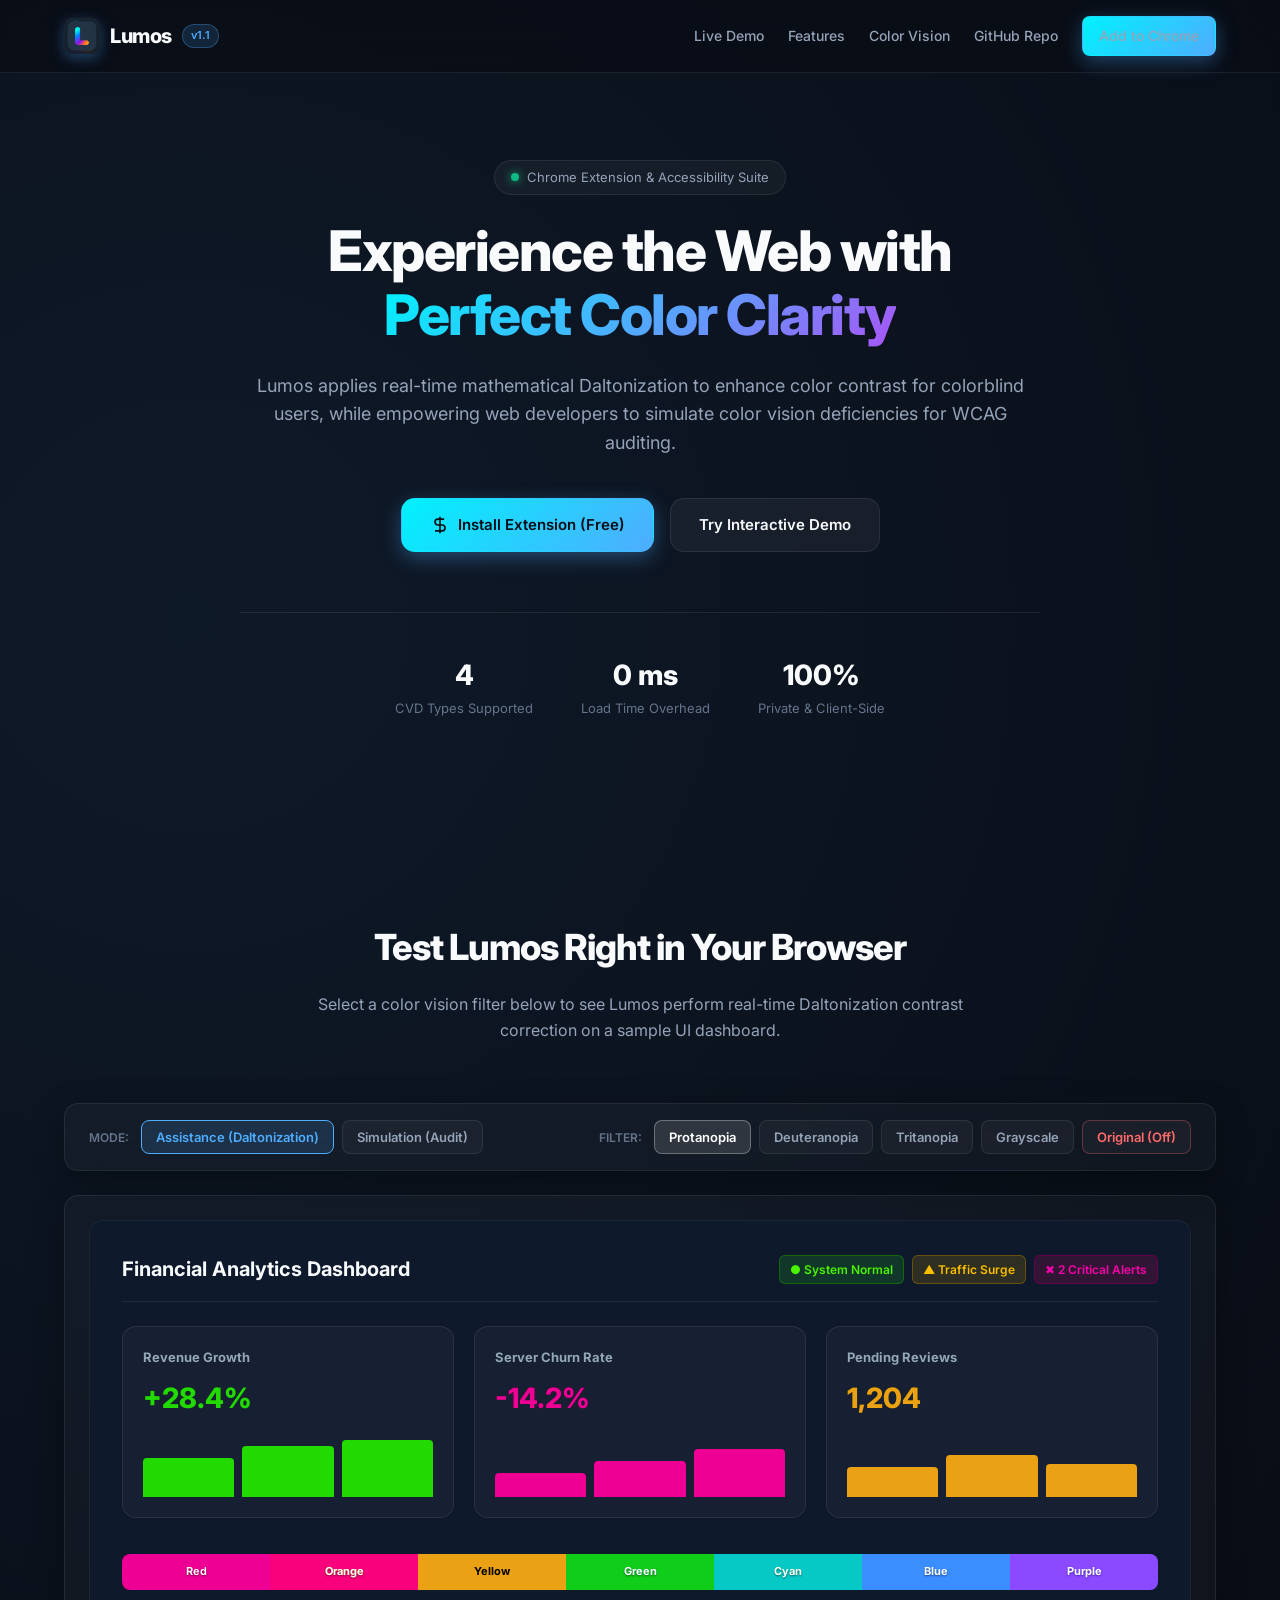
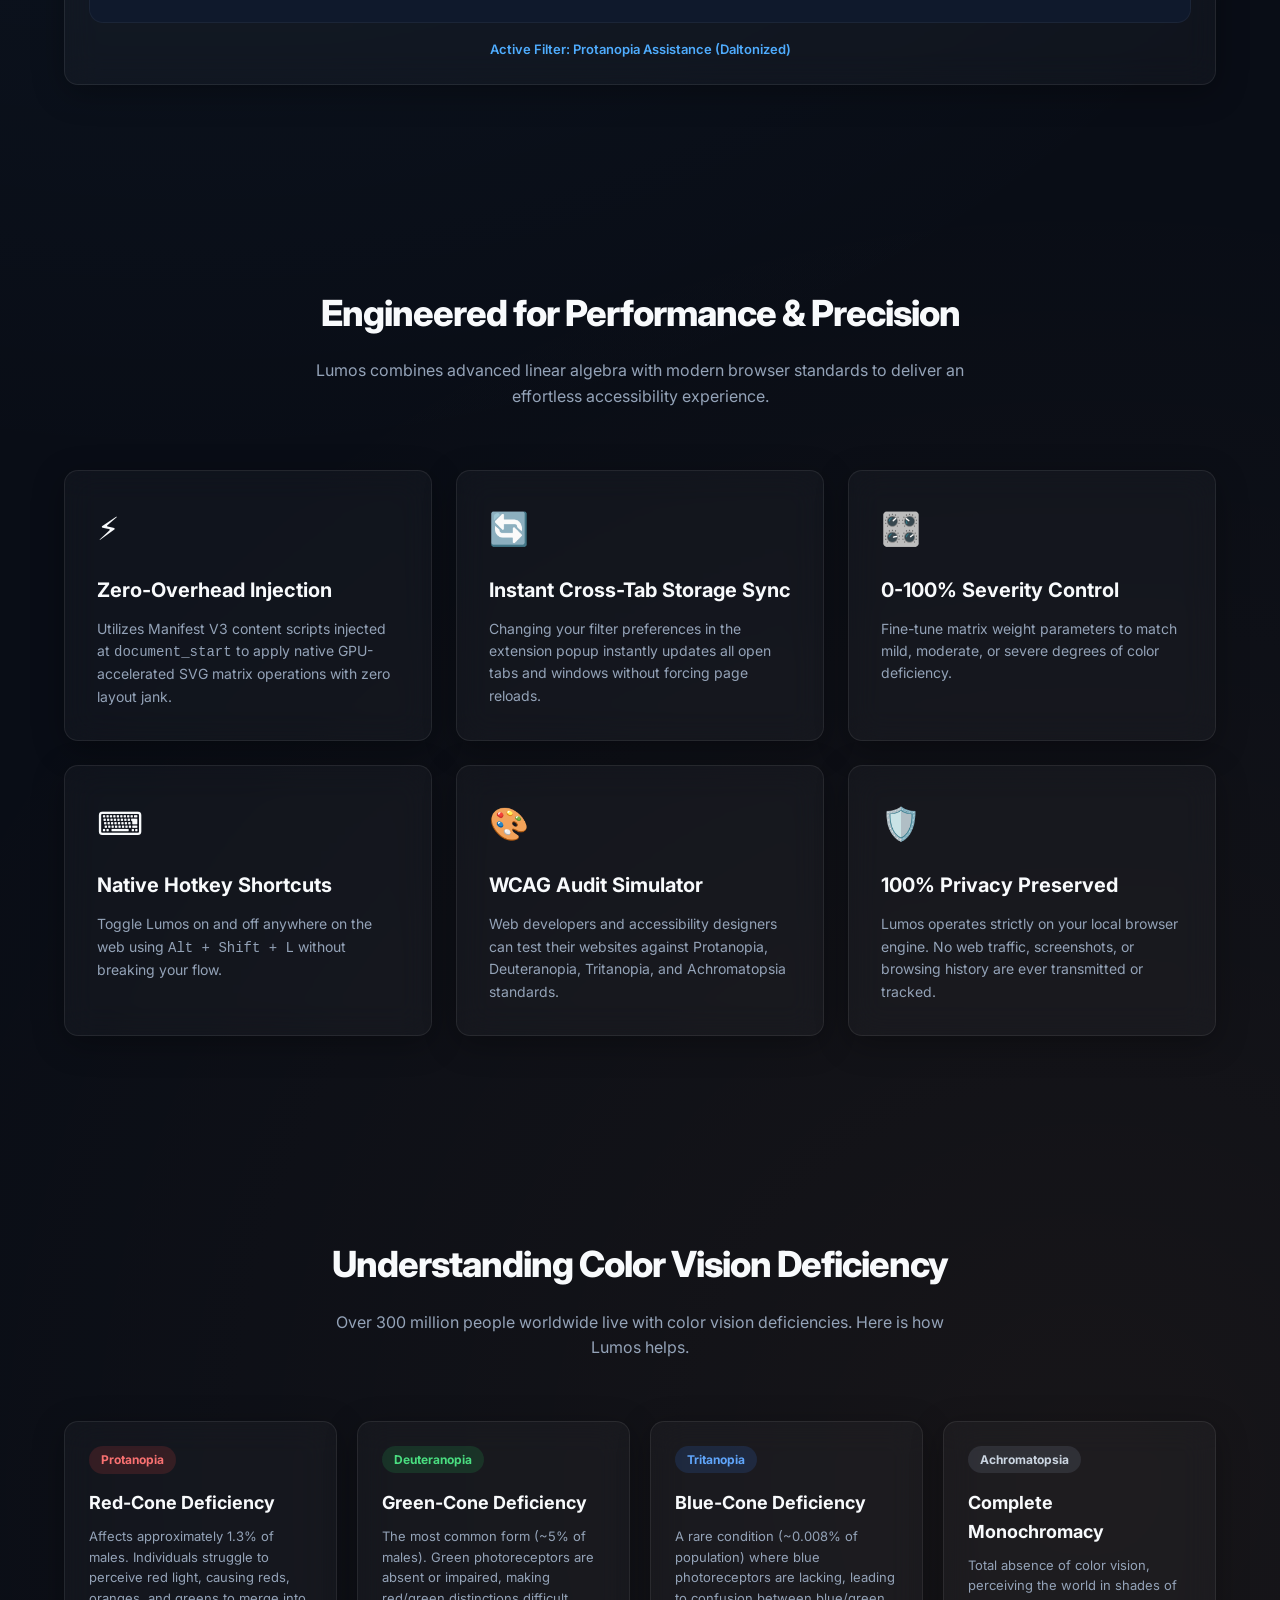
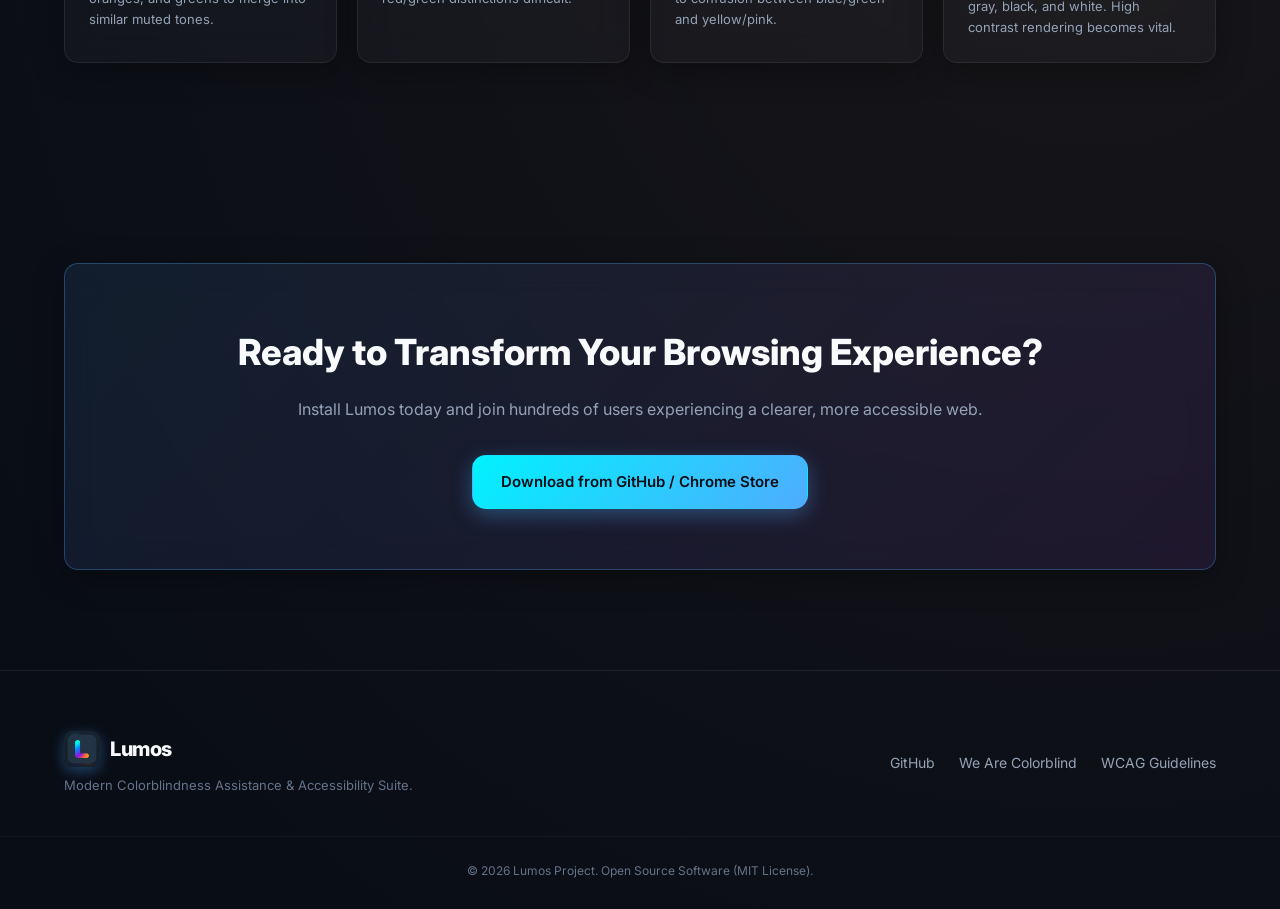
<file: index.html>
<!DOCTYPE html>
<html lang="en">
<head>
    <meta charset="UTF-8">
    <meta http-equiv="refresh" content="0; url=landing/index.html">
    <title>Lumos | Intelligent Colorblindness Assistance & Vision Simulator</title>
</head>
<body>
    <script>
        window.location.href = "landing/index.html";
    </script>
</body>
</html>
</file>
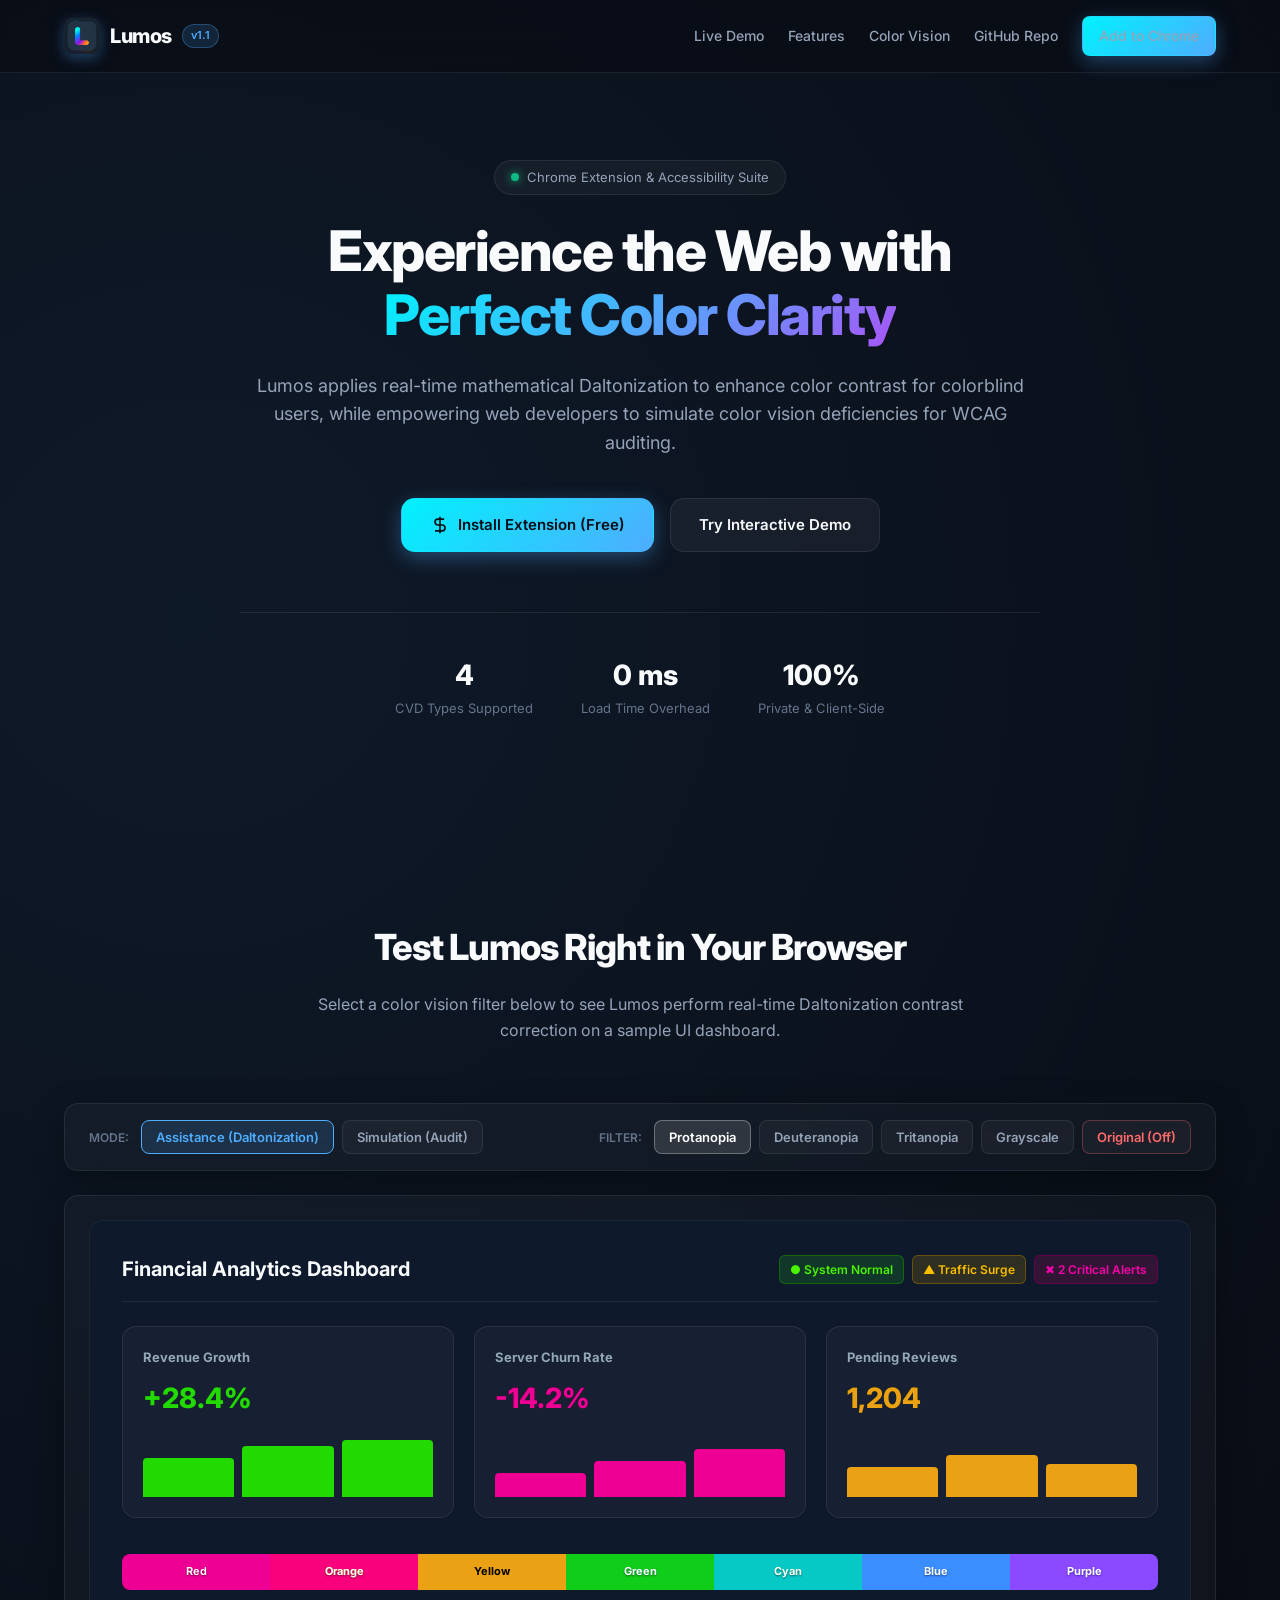
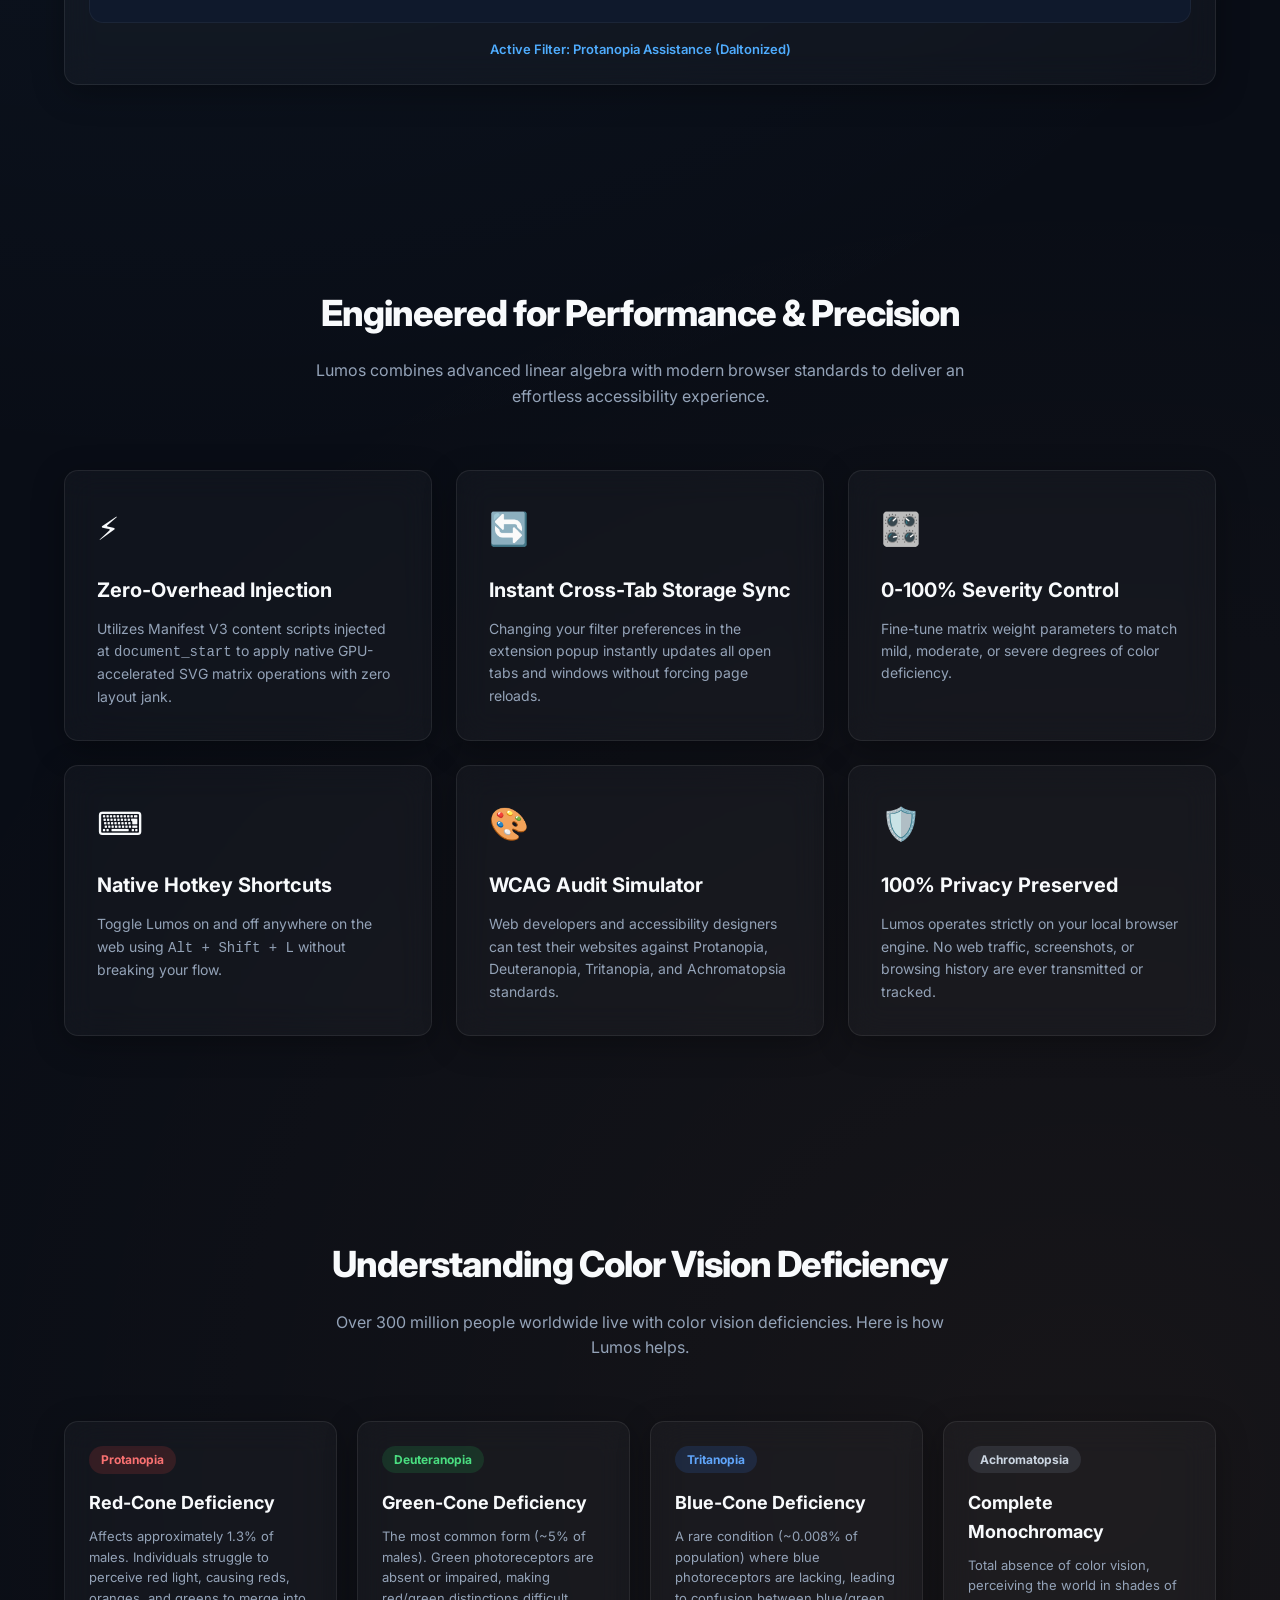
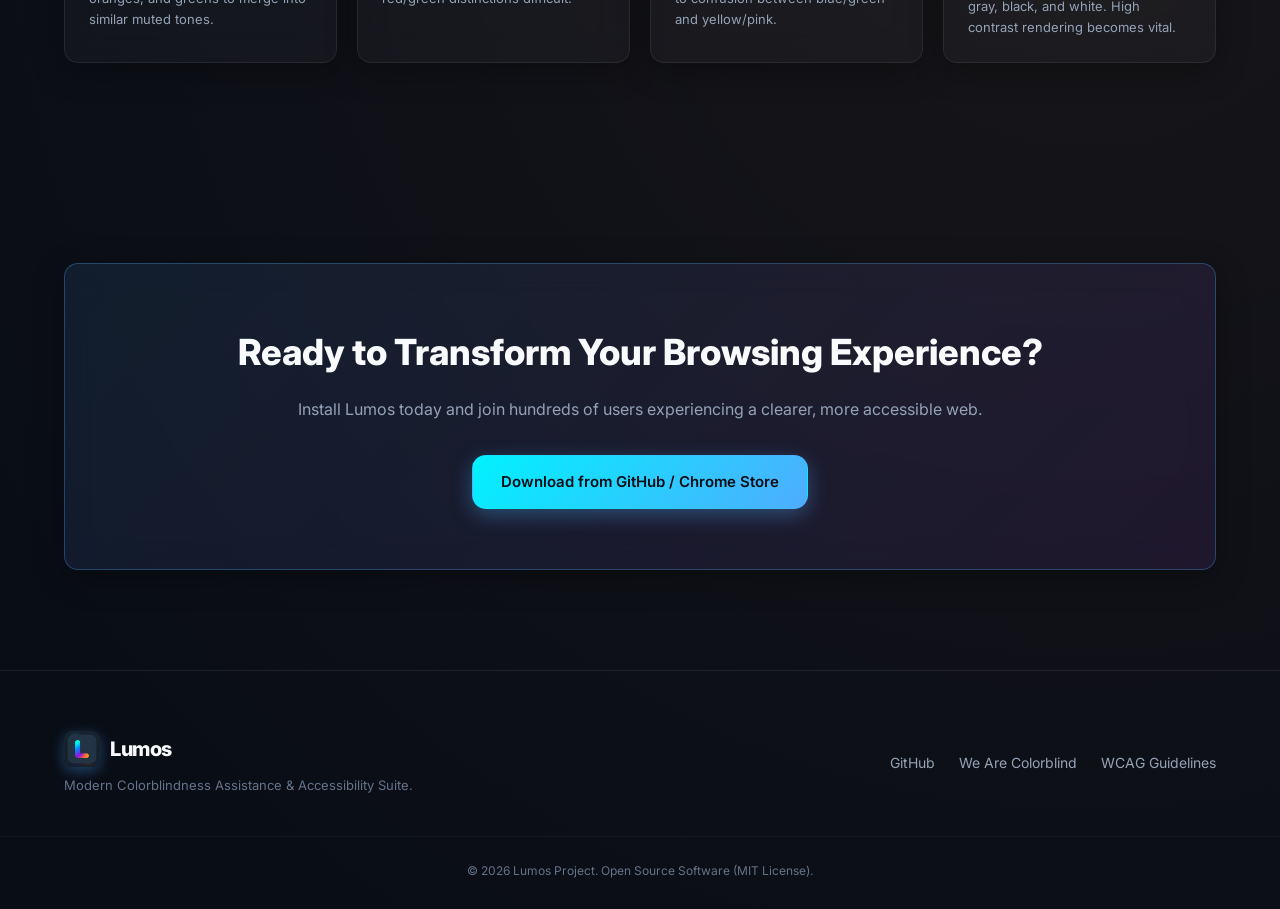
<file: landing/index.html>
<!DOCTYPE html>
<html lang="en">
<head>
    <meta charset="UTF-8">
    <meta name="viewport" content="width=device-width, initial-scale=1.0">
    <title>Lumos | Intelligent Colorblindness Assistance & Vision Simulator</title>
    <meta name="description" content="Lumos is a modern, high-performance Chrome extension delivering real-time Daltonization color contrast assistance for colorblind users and WCAG accessibility simulation for developers.">
    <link rel="preconnect" href="https://fonts.googleapis.com">
    <link rel="preconnect" href="https://fonts.gstatic.com" crossorigin>
    <link href="https://fonts.googleapis.com/css2?family=Inter:wght@300;400;500;600;700;800&display=swap" rel="stylesheet">
    <link rel="stylesheet" href="style.css">
</head>
<body>

    <!-- Embedded SVG Filters for Web Sandbox -->
    <svg xmlns="http://www.w3.org/2000/svg" style="display: none;">
        <defs>
            <!-- Assist Matrices -->
            <filter id="sandbox-assist-protanopia" color-interpolation-filters="linearRGB">
                <feColorMatrix type="matrix" values="1 0 0 0 0 -0.255 1.255 0 0 0 0.303 -0.545 1.242 0 0 0 0 0 1 0" />
            </filter>
            <filter id="sandbox-assist-deuteranopia" color-interpolation-filters="linearRGB">
                <feColorMatrix type="matrix" values="1 0 0 0 0 -0.4375 1.4375 0 0 0 0.2625 -0.5625 1.3 0 0 0 0 0 1 0" />
            </filter>
            <filter id="sandbox-assist-tritanopia" color-interpolation-filters="linearRGB">
                <feColorMatrix type="matrix" values="1 0 0.397 0 0 0 1 0.367 0 0 0 0 0.475 0 0 0 0 0 1 0" />
            </filter>

            <!-- Simulate Matrices -->
            <filter id="sandbox-simulate-protanopia" color-interpolation-filters="linearRGB">
                <feColorMatrix type="matrix" values="0.56667 0.43333 0 0 0 0.55833 0.44167 0 0 0 0 0.24167 0.75833 0 0 0 0 0 1 0" />
            </filter>
            <filter id="sandbox-simulate-deuteranopia" color-interpolation-filters="linearRGB">
                <feColorMatrix type="matrix" values="0.625 0.375 0 0 0 0.7 0.3 0 0 0 0 0.3 0.7 0 0 0 0 0 1 0" />
            </filter>
            <filter id="sandbox-simulate-tritanopia" color-interpolation-filters="linearRGB">
                <feColorMatrix type="matrix" values="0.95 0.05 0 0 0 0 0.43333 0.56667 0 0 0 0.475 0.525 0 0 0 0 0 1 0" />
            </filter>
            <filter id="sandbox-achromatopsia" color-interpolation-filters="linearRGB">
                <feColorMatrix type="matrix" values="0.299 0.587 0.114 0 0 0.299 0.587 0.114 0 0 0.299 0.587 0.114 0 0 0 0 0 1 0" />
            </filter>
        </defs>
    </svg>

    <!-- Navigation Header -->
    <header class="navbar">
        <div class="nav-container">
            <a href="#" class="brand">
                <img src="icon.png" alt="Lumos" style="width:36px;height:36px;border-radius:8px;box-shadow:0 4px 14px rgba(79,172,254,0.35);">
                <span class="brand-name">Lumos</span>
                <span class="badge">v1.1</span>
            </a>
            <nav class="nav-links">
                <a href="#demo">Live Demo</a>
                <a href="#features">Features</a>
                <a href="#education">Color Vision</a>
                <a href="https://github.com/nitya-vettical/Lumos" target="_blank" class="github-link">GitHub Repo</a>
                <a href="#install" class="btn btn-primary btn-sm">Add to Chrome</a>
            </nav>
        </div>
    </header>

    <!-- Hero Section -->
    <section class="hero">
        <div class="hero-container">
            <div class="pill-badge">
                <span class="pill-dot"></span> Chrome Extension & Accessibility Suite
            </div>
            <h1 class="hero-title">Experience the Web with <br><span class="gradient-text">Perfect Color Clarity</span></h1>
            <p class="hero-subtitle">
                Lumos applies real-time mathematical Daltonization to enhance color contrast for colorblind users, while empowering web developers to simulate color vision deficiencies for WCAG auditing.
            </p>
            <div class="hero-actions" id="install">
                <a href="https://github.com/nitya-vettical/Lumos" target="_blank" class="btn btn-primary btn-lg">
                    <svg width="20" height="20" viewBox="0 0 24 24" fill="none" stroke="currentColor" stroke-width="2"><path d="M12 2v20M17 5H9.5a3.5 3.5 0 0 0 0 7h5a3.5 3.5 0 0 1 0 7H6"/></svg>
                    Install Extension (Free)
                </a>
                <a href="#demo" class="btn btn-secondary btn-lg">
                    Try Interactive Demo
                </a>
            </div>
            <div class="hero-stats">
                <div class="stat-item">
                    <span class="stat-num">4</span>
                    <span class="stat-desc">CVD Types Supported</span>
                </div>
                <div class="stat-item">
                    <span class="stat-num">0 ms</span>
                    <span class="stat-desc">Load Time Overhead</span>
                </div>
                <div class="stat-item">
                    <span class="stat-num">100%</span>
                    <span class="stat-desc">Private & Client-Side</span>
                </div>
            </div>
        </div>
    </section>

    <!-- Interactive Live Sandbox Demo -->
    <section class="demo-section" id="demo">
        <div class="container">
            <div class="section-header">
                <h2 class="section-title">Test Lumos Right in Your Browser</h2>
                <p class="section-subtitle">Select a color vision filter below to see Lumos perform real-time Daltonization contrast correction on a sample UI dashboard.</p>
            </div>

            <!-- Demo Toolbar -->
            <div class="demo-toolbar glass-panel">
                <div class="toolbar-group">
                    <span class="group-label">Mode:</span>
                    <button class="mode-btn active" data-mode="assist">Assistance (Daltonization)</button>
                    <button class="mode-btn" data-mode="simulate">Simulation (Audit)</button>
                </div>
                <div class="toolbar-group">
                    <span class="group-label">Filter:</span>
                    <button class="filter-btn active" data-filter="protanopia">Protanopia</button>
                    <button class="filter-btn" data-filter="deuteranopia">Deuteranopia</button>
                    <button class="filter-btn" data-filter="tritanopia">Tritanopia</button>
                    <button class="filter-btn" data-filter="achromatopsia">Grayscale</button>
                    <button class="filter-btn reset-btn" data-filter="none">Original (Off)</button>
                </div>
            </div>

            <!-- Demo Stage / Preview Box -->
            <div class="sandbox-container glass-panel">
                <div class="sandbox-preview" id="sandbox-preview">
                    <!-- Sample UI Graphic Component -->
                    <div class="sample-dashboard">
                        <div class="dashboard-header">
                            <div class="dash-title">Financial Analytics Dashboard</div>
                            <div class="status-tags">
                                <span class="tag tag-success">● System Normal</span>
                                <span class="tag tag-warning">▲ Traffic Surge</span>
                                <span class="tag tag-danger">✖ 2 Critical Alerts</span>
                            </div>
                        </div>

                        <div class="dashboard-grid">
                            <div class="metric-card card-green">
                                <h3>Revenue Growth</h3>
                                <div class="metric-val">+28.4%</div>
                                <div class="bar-chart">
                                    <div class="bar green" style="height: 65%;"></div>
                                    <div class="bar green" style="height: 85%;"></div>
                                    <div class="bar green" style="height: 95%;"></div>
                                </div>
                            </div>
                            <div class="metric-card card-red">
                                <h3>Server Churn Rate</h3>
                                <div class="metric-val">-14.2%</div>
                                <div class="bar-chart">
                                    <div class="bar red" style="height: 40%;"></div>
                                    <div class="bar red" style="height: 60%;"></div>
                                    <div class="bar red" style="height: 80%;"></div>
                                </div>
                            </div>
                            <div class="metric-card card-yellow">
                                <h3>Pending Reviews</h3>
                                <div class="metric-val">1,204</div>
                                <div class="bar-chart">
                                    <div class="bar yellow" style="height: 50%;"></div>
                                    <div class="bar yellow" style="height: 70%;"></div>
                                    <div class="bar yellow" style="height: 55%;"></div>
                                </div>
                            </div>
                        </div>

                        <!-- Sample Spectrum Palette -->
                        <div class="spectrum-bar">
                            <div class="color-swatch c-red">Red</div>
                            <div class="color-swatch c-orange">Orange</div>
                            <div class="color-swatch c-yellow">Yellow</div>
                            <div class="color-swatch c-green">Green</div>
                            <div class="color-swatch c-cyan">Cyan</div>
                            <div class="color-swatch c-blue">Blue</div>
                            <div class="color-swatch c-purple">Purple</div>
                        </div>
                    </div>
                </div>
                <div class="sandbox-caption">
                    <span id="active-filter-label">Active Filter: Protanopia Assistance (Daltonized)</span>
                </div>
            </div>
        </div>
    </section>

    <!-- Features Section -->
    <section class="features-section" id="features">
        <div class="container">
            <div class="section-header">
                <h2 class="section-title">Engineered for Performance & Precision</h2>
                <p class="section-subtitle">Lumos combines advanced linear algebra with modern browser standards to deliver an effortless accessibility experience.</p>
            </div>

            <div class="features-grid">
                <div class="feature-card glass-panel">
                    <div class="feature-icon">⚡</div>
                    <h3>Zero-Overhead Injection</h3>
                    <p>Utilizes Manifest V3 content scripts injected at <code>document_start</code> to apply native GPU-accelerated SVG matrix operations with zero layout jank.</p>
                </div>
                <div class="feature-card glass-panel">
                    <div class="feature-icon">🔄</div>
                    <h3>Instant Cross-Tab Storage Sync</h3>
                    <p>Changing your filter preferences in the extension popup instantly updates all open tabs and windows without forcing page reloads.</p>
                </div>
                <div class="feature-card glass-panel">
                    <div class="feature-icon">🎛️</div>
                    <h3>0-100% Severity Control</h3>
                    <p>Fine-tune matrix weight parameters to match mild, moderate, or severe degrees of color deficiency.</p>
                </div>
                <div class="feature-card glass-panel">
                    <div class="feature-icon">⌨️</div>
                    <h3>Native Hotkey Shortcuts</h3>
                    <p>Toggle Lumos on and off anywhere on the web using <code>Alt + Shift + L</code> without breaking your flow.</p>
                </div>
                <div class="feature-card glass-panel">
                    <div class="feature-icon">🎨</div>
                    <h3>WCAG Audit Simulator</h3>
                    <p>Web developers and accessibility designers can test their websites against Protanopia, Deuteranopia, Tritanopia, and Achromatopsia standards.</p>
                </div>
                <div class="feature-card glass-panel">
                    <div class="feature-icon">🛡️</div>
                    <h3>100% Privacy Preserved</h3>
                    <p>Lumos operates strictly on your local browser engine. No web traffic, screenshots, or browsing history are ever transmitted or tracked.</p>
                </div>
            </div>
        </div>
    </section>

    <!-- Educational Section -->
    <section class="education-section" id="education">
        <div class="container">
            <div class="section-header">
                <h2 class="section-title">Understanding Color Vision Deficiency</h2>
                <p class="section-subtitle">Over 300 million people worldwide live with color vision deficiencies. Here is how Lumos helps.</p>
            </div>

            <div class="edu-grid">
                <div class="edu-card glass-panel">
                    <div class="edu-badge red">Protanopia</div>
                    <h3>Red-Cone Deficiency</h3>
                    <p>Affects approximately 1.3% of males. Individuals struggle to perceive red light, causing reds, oranges, and greens to merge into similar muted tones.</p>
                </div>
                <div class="edu-card glass-panel">
                    <div class="edu-badge green">Deuteranopia</div>
                    <h3>Green-Cone Deficiency</h3>
                    <p>The most common form (~5% of males). Green photoreceptors are absent or impaired, making red/green distinctions difficult.</p>
                </div>
                <div class="edu-card glass-panel">
                    <div class="edu-badge blue">Tritanopia</div>
                    <h3>Blue-Cone Deficiency</h3>
                    <p>A rare condition (~0.008% of population) where blue photoreceptors are lacking, leading to confusion between blue/green and yellow/pink.</p>
                </div>
                <div class="edu-card glass-panel">
                    <div class="edu-badge gray">Achromatopsia</div>
                    <h3>Complete Monochromacy</h3>
                    <p>Total absence of color vision, perceiving the world in shades of gray, black, and white. High contrast rendering becomes vital.</p>
                </div>
            </div>
        </div>
    </section>

    <!-- Call to Action Banner -->
    <section class="cta-section">
        <div class="container">
            <div class="cta-card glass-panel">
                <h2>Ready to Transform Your Browsing Experience?</h2>
                <p>Install Lumos today and join hundreds of users experiencing a clearer, more accessible web.</p>
                <div class="cta-buttons">
                    <a href="https://github.com/nitya-vettical/Lumos" target="_blank" class="btn btn-primary btn-lg">Download from GitHub / Chrome Store</a>
                </div>
            </div>
        </div>
    </section>

    <!-- Footer -->
    <footer class="footer">
        <div class="container footer-content">
            <div class="footer-brand">
                <div class="brand">
                    <img src="icon.png" alt="Lumos" style="width:36px;height:36px;border-radius:8px;box-shadow:0 4px 14px rgba(79,172,254,0.35);">
                    <span class="brand-name">Lumos</span>
                </div>
                <p>Modern Colorblindness Assistance & Accessibility Suite.</p>
            </div>
            <div class="footer-links">
                <a href="https://github.com/nitya-vettical/Lumos" target="_blank">GitHub</a>
                <a href="https://wearecolorblind.com/" target="_blank">We Are Colorblind</a>
                <a href="https://www.w3.org/WAI/standards-guidelines/wcag/" target="_blank">WCAG Guidelines</a>
            </div>
        </div>
        <div class="footer-bottom">
            <p>© 2026 Lumos Project. Open Source Software (MIT License).</p>
        </div>
    </footer>

    <script src="app.js"></script>
</body>
</html>
</file>
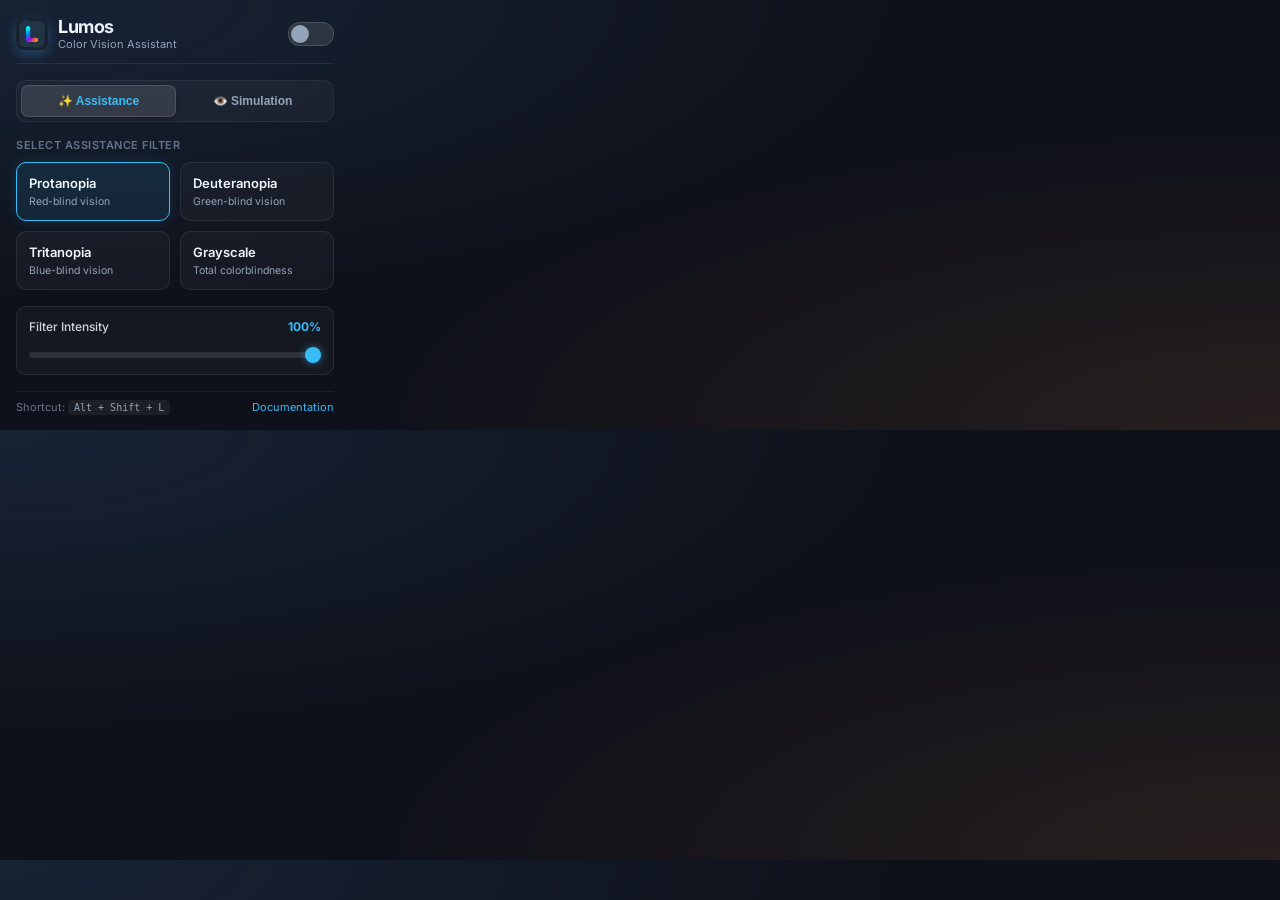
<file: frontend/popup.html>
<!DOCTYPE html>
<html lang="en">
<head>
    <meta charset="UTF-8">
    <title>Lumos</title>
    <link href="https://fonts.googleapis.com/css2?family=Inter:wght@400;500;600;700&display=swap" rel="stylesheet">
    <style>
        * {
            box-sizing: border-box;
            margin: 0;
            padding: 0;
            user-select: none;
        }

        body {
            width: 350px;
            font-family: 'Inter', system-ui, -apple-system, sans-serif;
            background: #0f111a;
            color: #f8fafc;
            padding: 16px;
            background-image: 
                radial-gradient(at 0% 0%, rgba(79, 172, 254, 0.12) 0px, transparent 50%),
                radial-gradient(at 100% 100%, rgba(255, 159, 67, 0.1) 0px, transparent 50%);
        }

        .header {
            display: flex;
            align-items: center;
            justify-content: space-between;
            margin-bottom: 16px;
            padding-bottom: 12px;
            border-bottom: 1px solid rgba(255, 255, 255, 0.08);
        }

        .brand {
            display: flex;
            align-items: center;
            gap: 10px;
        }

        .logo-icon {
            width: 32px;
            height: 32px;
            border-radius: 8px;
            box-shadow: 0 4px 12px rgba(79, 172, 254, 0.3);
            object-fit: cover;
        }

        .brand-text h1 {
            font-size: 18px;
            font-weight: 700;
            letter-spacing: -0.5px;
            background: linear-gradient(135deg, #ffffff, #cbd5e1);
            -webkit-background-clip: text;
            -webkit-text-fill-color: transparent;
        }

        .brand-text p {
            font-size: 11px;
            color: #94a3b8;
        }

        /* Power Toggle Switch */
        .power-toggle {
            position: relative;
            display: inline-block;
            width: 46px;
            height: 24px;
        }

        .power-toggle input {
            opacity: 0;
            width: 0;
            height: 0;
        }

        .toggle-slider {
            position: absolute;
            cursor: pointer;
            top: 0; left: 0; right: 0; bottom: 0;
            background-color: rgba(255, 255, 255, 0.1);
            transition: .3s cubic-bezier(0.4, 0, 0.2, 1);
            border-radius: 24px;
            border: 1px solid rgba(255, 255, 255, 0.15);
        }

        .toggle-slider:before {
            position: absolute;
            content: "";
            height: 18px;
            width: 18px;
            left: 2px;
            bottom: 2px;
            background-color: #94a3b8;
            transition: .3s cubic-bezier(0.4, 0, 0.2, 1);
            border-radius: 50%;
        }

        input:checked + .toggle-slider {
            background: linear-gradient(135deg, #00f2fe, #4facfe);
            border-color: transparent;
            box-shadow: 0 0 12px rgba(79, 172, 254, 0.4);
        }

        input:checked + .toggle-slider:before {
            transform: translateX(22px);
            background-color: #0f111a;
        }

        /* Mode Tabs */
        .tab-container {
            display: flex;
            background: rgba(255, 255, 255, 0.04);
            border-radius: 10px;
            padding: 4px;
            margin-bottom: 16px;
            border: 1px solid rgba(255, 255, 255, 0.06);
        }

        .tab-btn {
            flex: 1;
            padding: 8px 12px;
            font-size: 12px;
            font-weight: 600;
            background: transparent;
            border: none;
            color: #94a3b8;
            border-radius: 7px;
            cursor: pointer;
            transition: all 0.2s ease;
            display: flex;
            align-items: center;
            justify-content: center;
            gap: 6px;
        }

        .tab-btn.active {
            background: rgba(255, 255, 255, 0.1);
            color: #ffffff;
            box-shadow: 0 2px 8px rgba(0, 0, 0, 0.2);
            border: 1px solid rgba(255, 255, 255, 0.12);
        }

        .tab-btn[data-mode="assist"].active {
            color: #38bdf8;
        }

        .tab-btn[data-mode="simulate"].active {
            color: #fb923c;
        }

        /* Section Title */
        .section-label {
            font-size: 11px;
            font-weight: 600;
            text-transform: uppercase;
            letter-spacing: 0.5px;
            color: #64748b;
            margin-bottom: 10px;
        }

        /* Filter Grid */
        .filter-grid {
            display: grid;
            grid-template-columns: 1fr 1fr;
            gap: 10px;
            margin-bottom: 16px;
        }

        .filter-card {
            background: rgba(255, 255, 255, 0.03);
            border: 1px solid rgba(255, 255, 255, 0.08);
            border-radius: 10px;
            padding: 12px;
            cursor: pointer;
            transition: all 0.2s ease;
            display: flex;
            flex-direction: column;
            gap: 4px;
        }

        .filter-card:hover {
            background: rgba(255, 255, 255, 0.06);
            border-color: rgba(255, 255, 255, 0.15);
            transform: translateY(-1px);
        }

        .filter-card.active {
            background: rgba(56, 189, 248, 0.1);
            border-color: #38bdf8;
            box-shadow: 0 0 12px rgba(56, 189, 248, 0.15);
        }

        body[data-active-mode="simulate"] .filter-card.active {
            background: rgba(251, 146, 60, 0.1);
            border-color: #fb923c;
            box-shadow: 0 0 12px rgba(251, 146, 60, 0.15);
        }

        .filter-title {
            font-size: 13px;
            font-weight: 600;
            color: #f1f5f9;
        }

        .filter-desc {
            font-size: 10.5px;
            color: #94a3b8;
        }

        /* Slider Control */
        .slider-section {
            background: rgba(255, 255, 255, 0.03);
            border: 1px solid rgba(255, 255, 255, 0.08);
            border-radius: 10px;
            padding: 12px;
            margin-bottom: 16px;
        }

        .slider-header {
            display: flex;
            justify-content: space-between;
            align-items: center;
            margin-bottom: 8px;
            font-size: 12px;
            font-weight: 500;
            color: #cbd5e1;
        }

        .slider-val {
            font-weight: 700;
            color: #38bdf8;
        }

        body[data-active-mode="simulate"] .slider-val {
            color: #fb923c;
        }

        input[type=range] {
            width: 100%;
            -webkit-appearance: none;
            background: rgba(255, 255, 255, 0.1);
            height: 6px;
            border-radius: 3px;
            outline: none;
        }

        input[type=range]::-webkit-slider-thumb {
            -webkit-appearance: none;
            appearance: none;
            width: 16px;
            height: 16px;
            border-radius: 50%;
            background: #38bdf8;
            cursor: pointer;
            box-shadow: 0 0 8px rgba(56, 189, 248, 0.5);
            transition: all 0.15s ease;
        }

        body[data-active-mode="simulate"] input[type=range]::-webkit-slider-thumb {
            background: #fb923c;
            box-shadow: 0 0 8px rgba(251, 146, 60, 0.5);
        }

        /* Footer & Hotkey */
        .footer {
            display: flex;
            justify-content: space-between;
            align-items: center;
            font-size: 11px;
            color: #64748b;
            padding-top: 8px;
            border-top: 1px solid rgba(255, 255, 255, 0.06);
        }

        .hotkey-badge {
            background: rgba(255, 255, 255, 0.06);
            padding: 2px 6px;
            border-radius: 4px;
            font-family: monospace;
            color: #94a3b8;
            font-size: 10px;
        }

        a {
            color: #38bdf8;
            text-decoration: none;
        }

        a:hover {
            text-decoration: underline;
        }
    </style>
</head>
<body data-active-mode="assist">
    <div class="header">
        <div class="brand">
            <img src="icon48.png" alt="Lumos" class="logo-icon">
            <div class="brand-text">
                <h1>Lumos</h1>
                <p id="subheading-text">Color Vision Assistant</p>
            </div>
        </div>
        <label class="power-toggle" title="Toggle Lumos On/Off">
            <input type="checkbox" id="power-switch">
            <span class="toggle-slider"></span>
        </label>
    </div>

    <!-- Mode Tabs -->
    <div class="tab-container">
        <button class="tab-btn active" data-mode="assist" id="tab-assist">
            <span>✨ Assistance</span>
        </button>
        <button class="tab-btn" data-mode="simulate" id="tab-simulate">
            <span>👁️ Simulation</span>
        </button>
    </div>

    <!-- Filter Selection Grid -->
    <div class="section-label" id="grid-label">Select Assistance Filter</div>
    <div class="filter-grid">
        <div class="filter-card active" data-type="protanopia">
            <div class="filter-title">Protanopia</div>
            <div class="filter-desc">Red-blind vision</div>
        </div>
        <div class="filter-card" data-type="deuteranopia">
            <div class="filter-title">Deuteranopia</div>
            <div class="filter-desc">Green-blind vision</div>
        </div>
        <div class="filter-card" data-type="tritanopia">
            <div class="filter-title">Tritanopia</div>
            <div class="filter-desc">Blue-blind vision</div>
        </div>
        <div class="filter-card" data-type="achromatopsia">
            <div class="filter-title">Grayscale</div>
            <div class="filter-desc">Total colorblindness</div>
        </div>
    </div>

    <!-- Severity Slider -->
    <div class="slider-section">
        <div class="slider-header">
            <span>Filter Intensity</span>
            <span class="slider-val" id="intensity-val">100%</span>
        </div>
        <input type="range" id="intensity-slider" min="10" max="100" value="100" step="5">
    </div>

    <!-- Footer & Hotkey -->
    <div class="footer">
        <span>Shortcut: <span class="hotkey-badge">Alt + Shift + L</span></span>
        <a href="https://github.com/nitya-vettical/Lumos" target="_blank">Documentation</a>
    </div>

    <script src="popup.js"></script>
</body>
</html>
</file>
<file: landing/style.css>
/* ==========================================================================
   Lumos Web App Design System & Styles
   ========================================================================== */

:root {
    --bg-dark: #090d16;
    --bg-card: rgba(255, 255, 255, 0.03);
    --border-card: rgba(255, 255, 255, 0.08);
    --border-hover: rgba(255, 255, 255, 0.2);
    
    --primary: #4facfe;
    --primary-glow: rgba(79, 172, 254, 0.35);
    --secondary: #ff9f43;
    
    --text-main: #f8fafc;
    --text-muted: #94a3b8;
    --text-dim: #64748b;

    --radius-sm: 8px;
    --radius-md: 14px;
    --radius-lg: 24px;
}

* {
    box-sizing: border-box;
    margin: 0;
    padding: 0;
}

html {
    scroll-behavior: smooth;
    font-family: 'Inter', system-ui, -apple-system, sans-serif;
    background-color: var(--bg-dark);
    color: var(--text-main);
}

body {
    overflow-x: hidden;
    line-height: 1.6;
    background-image: 
        radial-gradient(circle at 15% 15%, rgba(79, 172, 254, 0.08) 0%, transparent 40%),
        radial-gradient(circle at 85% 75%, rgba(255, 159, 67, 0.06) 0%, transparent 40%);
}

.container {
    max-width: 1200px;
    margin: 0 auto;
    padding: 0 24px;
}

/* Glassmorphism Panel Utility */
.glass-panel {
    background: var(--bg-card);
    backdrop-filter: blur(16px);
    -webkit-backdrop-filter: blur(16px);
    border: 1px solid var(--border-card);
    border-radius: var(--radius-md);
    box-shadow: 0 8px 32px 0 rgba(0, 0, 0, 0.3);
}

/* Navigation Bar */
.navbar {
    position: fixed;
    top: 0; left: 0; right: 0;
    z-index: 1000;
    background: rgba(9, 13, 22, 0.8);
    backdrop-filter: blur(20px);
    border-bottom: 1px solid var(--border-card);
}

.nav-container {
    max-width: 1200px;
    margin: 0 auto;
    padding: 16px 24px;
    display: flex;
    justify-content: space-between;
    align-items: center;
}

.brand {
    display: flex;
    align-items: center;
    gap: 10px;
    text-decoration: none;
    color: var(--text-main);
}

.brand-logo {
    width: 36px;
    height: 36px;
    background: linear-gradient(135deg, #00f2fe, #4facfe);
    border-radius: var(--radius-sm);
    display: flex;
    align-items: center;
    justify-content: center;
    font-weight: 800;
    font-size: 18px;
    color: #090d16;
    box-shadow: 0 4px 14px var(--primary-glow);
}

.brand-name {
    font-weight: 800;
    font-size: 20px;
    letter-spacing: -0.5px;
}

.badge {
    background: rgba(79, 172, 254, 0.15);
    color: var(--primary);
    padding: 2px 8px;
    border-radius: 20px;
    font-size: 11px;
    font-weight: 600;
    border: 1px solid rgba(79, 172, 254, 0.3);
}

.nav-links {
    display: flex;
    align-items: center;
    gap: 24px;
}

.nav-links a {
    color: var(--text-muted);
    text-decoration: none;
    font-size: 14px;
    font-weight: 500;
    transition: color 0.2s ease;
}

.nav-links a:hover {
    color: var(--text-main);
}

/* Buttons */
.btn {
    display: inline-flex;
    align-items: center;
    justify-content: center;
    gap: 8px;
    font-family: inherit;
    font-weight: 600;
    border-radius: var(--radius-sm);
    cursor: pointer;
    transition: all 0.25s cubic-bezier(0.4, 0, 0.2, 1);
    text-decoration: none;
    border: 1px solid transparent;
}

.btn-sm {
    padding: 8px 16px;
    font-size: 13px;
}

.btn-lg {
    padding: 14px 28px;
    font-size: 15px;
    border-radius: var(--radius-md);
}

.btn-primary {
    background: linear-gradient(135deg, #00f2fe, #4facfe);
    color: #090d16;
    box-shadow: 0 6px 20px var(--primary-glow);
}

.btn-primary:hover {
    transform: translateY(-2px);
    box-shadow: 0 10px 28px var(--primary-glow);
}

.btn-secondary {
    background: rgba(255, 255, 255, 0.05);
    color: var(--text-main);
    border-color: var(--border-card);
}

.btn-secondary:hover {
    background: rgba(255, 255, 255, 0.1);
    border-color: var(--border-hover);
    transform: translateY(-2px);
}

/* Hero Section */
.hero {
    padding: 160px 24px 100px 24px;
    text-align: center;
    position: relative;
}

.hero-container {
    max-width: 800px;
    margin: 0 auto;
}

.pill-badge {
    display: inline-flex;
    align-items: center;
    gap: 8px;
    padding: 6px 16px;
    background: rgba(255, 255, 255, 0.04);
    border: 1px solid var(--border-card);
    border-radius: 30px;
    font-size: 13px;
    color: var(--text-muted);
    margin-bottom: 24px;
}

.pill-dot {
    width: 8px;
    height: 8px;
    background: #10b981;
    border-radius: 50%;
    box-shadow: 0 0 10px #10b981;
}

.hero-title {
    font-size: 56px;
    font-weight: 800;
    line-height: 1.15;
    letter-spacing: -1.5px;
    margin-bottom: 24px;
}

.gradient-text {
    background: linear-gradient(135deg, #00f2fe 0%, #4facfe 50%, #a855f7 100%);
    -webkit-background-clip: text;
    -webkit-text-fill-color: transparent;
}

.hero-subtitle {
    font-size: 18px;
    color: var(--text-muted);
    margin-bottom: 40px;
    font-weight: 400;
}

.hero-actions {
    display: flex;
    justify-content: center;
    gap: 16px;
    margin-bottom: 60px;
    flex-wrap: wrap;
}

.hero-stats {
    display: flex;
    justify-content: center;
    gap: 48px;
    padding-top: 40px;
    border-top: 1px solid var(--border-card);
}

.stat-item {
    display: flex;
    flex-direction: column;
}

.stat-num {
    font-size: 28px;
    font-weight: 800;
    color: var(--text-main);
}

.stat-desc {
    font-size: 13px;
    color: var(--text-dim);
}

/* Sections Shared */
.demo-section, .features-section, .education-section, .cta-section {
    padding: 100px 0;
}

.section-header {
    text-align: center;
    max-width: 650px;
    margin: 0 auto 60px auto;
}

.section-title {
    font-size: 36px;
    font-weight: 800;
    letter-spacing: -1px;
    margin-bottom: 16px;
}

.section-subtitle {
    font-size: 16px;
    color: var(--text-muted);
}

/* Interactive Sandbox Demo */
.demo-toolbar {
    padding: 16px 24px;
    margin-bottom: 24px;
    display: flex;
    justify-content: space-between;
    align-items: center;
    flex-wrap: wrap;
    gap: 16px;
}

.toolbar-group {
    display: flex;
    align-items: center;
    gap: 8px;
    flex-wrap: wrap;
}

.group-label {
    font-size: 12px;
    font-weight: 600;
    text-transform: uppercase;
    color: var(--text-dim);
    margin-right: 4px;
}

.mode-btn, .filter-btn {
    padding: 8px 14px;
    font-size: 13px;
    font-weight: 600;
    font-family: inherit;
    background: rgba(255, 255, 255, 0.04);
    border: 1px solid var(--border-card);
    border-radius: var(--radius-sm);
    color: var(--text-muted);
    cursor: pointer;
    transition: all 0.2s ease;
}

.mode-btn:hover, .filter-btn:hover {
    background: rgba(255, 255, 255, 0.08);
    color: var(--text-main);
}

.mode-btn.active {
    background: rgba(79, 172, 254, 0.15);
    color: var(--primary);
    border-color: var(--primary);
}

.filter-btn.active {
    background: rgba(255, 255, 255, 0.12);
    color: #ffffff;
    border-color: rgba(255, 255, 255, 0.3);
}

.reset-btn {
    color: #ff6b6b;
    border-color: rgba(255, 107, 107, 0.3);
}

.reset-btn:hover {
    background: rgba(255, 107, 107, 0.15);
    color: #ff6b6b;
}

/* Sandbox Component Rendering */
.sandbox-container {
    padding: 24px;
}

.sandbox-preview {
    background: #0f172a;
    border-radius: var(--radius-md);
    padding: 32px;
    min-height: 380px;
    transition: filter 0.2s ease;
    border: 1px solid rgba(255, 255, 255, 0.05);
}

/* Internal Sample Dashboard */
.sample-dashboard {
    display: flex;
    flex-direction: column;
    gap: 24px;
}

.dashboard-header {
    display: flex;
    justify-content: space-between;
    align-items: center;
    flex-wrap: wrap;
    gap: 12px;
    border-bottom: 1px solid rgba(255, 255, 255, 0.08);
    padding-bottom: 16px;
}

.dash-title {
    font-size: 20px;
    font-weight: 700;
}

.status-tags {
    display: flex;
    gap: 8px;
}

.tag {
    padding: 4px 10px;
    border-radius: 6px;
    font-size: 12px;
    font-weight: 600;
}

.tag-success { background: rgba(34, 197, 94, 0.15); color: #4ade80; border: 1px solid rgba(34, 197, 94, 0.3); }
.tag-warning { background: rgba(234, 179, 8, 0.15); color: #facc15; border: 1px solid rgba(234, 179, 8, 0.3); }
.tag-danger { background: rgba(239, 68, 68, 0.15); color: #f87171; border: 1px solid rgba(239, 68, 68, 0.3); }

.dashboard-grid {
    display: grid;
    grid-template-columns: repeat(auto-fit, minmax(220px, 1fr));
    gap: 20px;
}

.metric-card {
    background: rgba(255, 255, 255, 0.03);
    border: 1px solid rgba(255, 255, 255, 0.08);
    border-radius: var(--radius-md);
    padding: 20px;
}

.metric-card h3 { font-size: 13px; color: var(--text-muted); margin-bottom: 8px; }
.metric-val { font-size: 28px; font-weight: 800; margin-bottom: 16px; }

.bar-chart {
    height: 60px;
    display: flex;
    align-items: flex-end;
    gap: 8px;
}

.bar {
    flex: 1;
    border-radius: 4px 4px 0 0;
}

.bar.green { background: #22c55e; }
.bar.red { background: #ef4444; }
.bar.yellow { background: #eab308; }

.card-green .metric-val { color: #22c55e; }
.card-red .metric-val { color: #ef4444; }
.card-yellow .metric-val { color: #eab308; }

.spectrum-bar {
    display: flex;
    border-radius: var(--radius-sm);
    overflow: hidden;
    height: 36px;
    margin-top: 12px;
}

.color-swatch {
    flex: 1;
    display: flex;
    align-items: center;
    justify-content: center;
    font-size: 11px;
    font-weight: 700;
    color: #ffffff;
    text-shadow: 0 1px 2px rgba(0,0,0,0.5);
}

.c-red { background: #ef4444; }
.c-orange { background: #f97316; }
.c-yellow { background: #eab308; color: #000; text-shadow: none; }
.c-green { background: #10b981; }
.c-cyan { background: #06b6d4; }
.c-blue { background: #3b82f6; }
.c-purple { background: #8b5cf6; }

.sandbox-caption {
    margin-top: 16px;
    text-align: center;
    font-size: 13px;
    font-weight: 600;
    color: var(--primary);
}

/* Features Grid */
.features-grid {
    display: grid;
    grid-template-columns: repeat(auto-fit, minmax(320px, 1fr));
    gap: 24px;
}

.feature-card {
    padding: 32px;
    transition: transform 0.3s ease;
}

.feature-card:hover {
    transform: translateY(-4px);
    border-color: var(--border-hover);
}

.feature-icon {
    font-size: 32px;
    margin-bottom: 20px;
}

.feature-card h3 {
    font-size: 20px;
    font-weight: 700;
    margin-bottom: 12px;
}

.feature-card p {
    color: var(--text-muted);
    font-size: 14px;
}

/* Educational Grid */
.edu-grid {
    display: grid;
    grid-template-columns: repeat(auto-fit, minmax(250px, 1fr));
    gap: 20px;
}

.edu-card {
    padding: 24px;
}

.edu-badge {
    display: inline-block;
    padding: 4px 12px;
    border-radius: 20px;
    font-size: 12px;
    font-weight: 700;
    margin-bottom: 16px;
}

.edu-badge.red { background: rgba(239, 68, 68, 0.15); color: #f87171; }
.edu-badge.green { background: rgba(34, 197, 94, 0.15); color: #4ade80; }
.edu-badge.blue { background: rgba(59, 130, 246, 0.15); color: #60a5fa; }
.edu-badge.gray { background: rgba(148, 163, 184, 0.15); color: #cbd5e1; }

.edu-card h3 { font-size: 18px; font-weight: 700; margin-bottom: 8px; }
.edu-card p { font-size: 13px; color: var(--text-muted); }

/* CTA Section */
.cta-card {
    padding: 60px 40px;
    text-align: center;
    background: linear-gradient(135deg, rgba(79, 172, 254, 0.1), rgba(168, 85, 247, 0.1));
    border: 1px solid rgba(79, 172, 254, 0.3);
}

.cta-card h2 { font-size: 36px; font-weight: 800; margin-bottom: 16px; }
.cta-card p { font-size: 16px; color: var(--text-muted); margin-bottom: 32px; }

/* Footer */
.footer {
    padding: 60px 0 30px 0;
    border-top: 1px solid var(--border-card);
}

.footer-content {
    display: flex;
    justify-content: space-between;
    align-items: center;
    flex-wrap: wrap;
    gap: 24px;
    margin-bottom: 40px;
}

.footer-brand p { font-size: 13px; color: var(--text-dim); margin-top: 8px; }

.footer-links {
    display: flex;
    gap: 24px;
}

.footer-links a { color: var(--text-muted); text-decoration: none; font-size: 14px; }
.footer-links a:hover { color: var(--text-main); }

.footer-bottom {
    text-align: center;
    font-size: 12px;
    color: var(--text-dim);
    border-top: 1px solid rgba(255,255,255,0.04);
    padding-top: 24px;
}

/* Responsive queries */
@media (max-width: 768px) {
    .hero-title { font-size: 38px; }
    .nav-links { display: none; }
    .demo-toolbar { flex-direction: column; align-items: stretch; }
    .toolbar-group { justify-content: center; }
}
</file>
